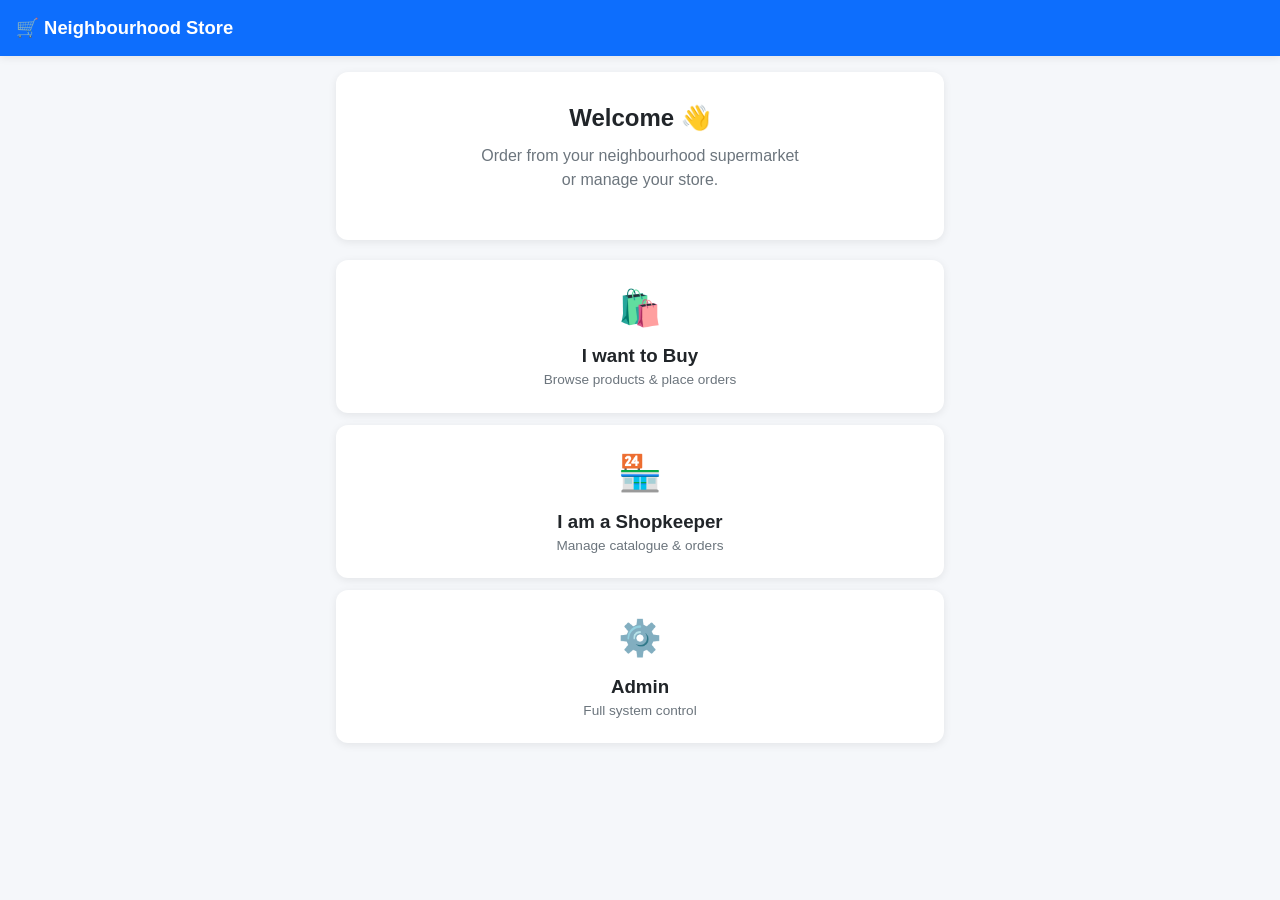
<file: index.html>
<!DOCTYPE html>
<html lang="en">
<head>
  <meta charset="UTF-8" />
  <meta name="viewport" content="width=device-width, initial-scale=1.0, maximum-scale=1.0" />
  <title>Neighbourhood Store</title>
  <link rel="stylesheet" href="css/style.css" />
</head>
<body>
  <header class="app-header">
    <div class="logo" onclick="App.goHome()">🛒 Neighbourhood Store</div>
    <div id="user-badge" class="user-badge hidden"></div>
  </header>

  <main id="app">
    <!-- Views are injected here by JS -->
  </main>

  <nav id="bottom-nav" class="bottom-nav hidden">
    <!-- Role-specific nav -->
  </nav>

  <script src="js/app.js"></script>
  <script src="js/api.js"></script>
  <script src="js/buyer.js"></script>
  <script src="js/shopkeeper.js"></script>
  <script src="js/admin.js"></script>
</body>
</html>
</file>
<file: css/style.css>
:root {
  --primary: #0d6efd;
  --primary-dark: #0a58ca;
  --success: #198754;
  --danger: #dc3545;
  --warning: #ffc107;
  --bg: #f5f7fa;
  --card: #ffffff;
  --text: #212529;
  --muted: #6c757d;
  --border: #dee2e6;
  --radius: 12px;
  --shadow: 0 2px 8px rgba(0,0,0,.08);
}

* { box-sizing: border-box; margin: 0; padding: 0; }

body {
  font-family: -apple-system, BlinkMacSystemFont, "Segoe UI", Roboto, "Helvetica Neue", Arial, sans-serif;
  background: var(--bg);
  color: var(--text);
  line-height: 1.5;
  min-height: 100vh;
  padding-bottom: 70px;
}

.app-header {
  background: var(--primary);
  color: white;
  padding: 14px 16px;
  display: flex;
  justify-content: space-between;
  align-items: center;
  position: sticky;
  top: 0;
  z-index: 100;
  box-shadow: var(--shadow);
}

.logo { font-weight: 700; font-size: 1.15rem; cursor: pointer; }

.user-badge {
  background: rgba(255,255,255,.2);
  padding: 4px 10px;
  border-radius: 20px;
  font-size: 0.8rem;
}

.hidden { display: none !important; }

main { padding: 16px; max-width: 640px; margin: 0 auto; }

.card {
  background: var(--card);
  border-radius: var(--radius);
  box-shadow: var(--shadow);
  padding: 16px;
  margin-bottom: 14px;
}

.card h2, .card h3 { margin-bottom: 10px; }

.btn {
  display: inline-block;
  padding: 10px 18px;
  border: none;
  border-radius: 8px;
  font-size: 0.95rem;
  font-weight: 600;
  cursor: pointer;
  text-align: center;
  transition: background .15s;
}

.btn-primary { background: var(--primary); color: white; }
.btn-primary:hover { background: var(--primary-dark); }
.btn-success { background: var(--success); color: white; }
.btn-danger { background: var(--danger); color: white; }
.btn-outline {
  background: transparent;
  border: 1.5px solid var(--primary);
  color: var(--primary);
}
.btn-block { display: block; width: 100%; margin-top: 10px; }
.btn-sm { padding: 6px 12px; font-size: 0.85rem; }

.form-group { margin-bottom: 14px; }
.form-group label {
  display: block;
  font-size: 0.85rem;
  font-weight: 600;
  margin-bottom: 4px;
  color: var(--muted);
}
.form-control {
  width: 100%;
  padding: 10px 12px;
  border: 1.5px solid var(--border);
  border-radius: 8px;
  font-size: 1rem;
}
.form-control:focus {
  outline: none;
  border-color: var(--primary);
  box-shadow: 0 0 0 3px rgba(13,110,253,.15);
}

.product-item {
  display: flex;
  justify-content: space-between;
  align-items: center;
  padding: 12px 0;
  border-bottom: 1px solid var(--border);
}
.product-item:last-child { border-bottom: none; }
.product-info h4 { font-size: 0.95rem; }
.product-info .meta { font-size: 0.8rem; color: var(--muted); }
.price { font-weight: 700; color: var(--success); }
.mrp { text-decoration: line-through; color: var(--muted); font-size: 0.8rem; margin-left: 6px; }

.qty-control {
  display: flex;
  align-items: center;
  gap: 8px;
}
.qty-control button {
  width: 32px; height: 32px;
  border-radius: 50%;
  border: 1.5px solid var(--primary);
  background: white;
  color: var(--primary);
  font-size: 1.1rem;
  font-weight: 700;
  cursor: pointer;
}

.cart-bar {
  position: fixed;
  bottom: 60px;
  left: 0; right: 0;
  background: var(--success);
  color: white;
  padding: 12px 16px;
  display: flex;
  justify-content: space-between;
  align-items: center;
  font-weight: 600;
  z-index: 90;
  max-width: 640px;
  margin: 0 auto;
  border-radius: 12px 12px 0 0;
}

.bottom-nav {
  position: fixed;
  bottom: 0; left: 0; right: 0;
  background: white;
  border-top: 1px solid var(--border);
  display: flex;
  justify-content: space-around;
  padding: 8px 0;
  z-index: 100;
}
.bottom-nav a {
  text-decoration: none;
  color: var(--muted);
  font-size: 0.75rem;
  text-align: center;
  flex: 1;
}
.bottom-nav a.active { color: var(--primary); font-weight: 600; }
.bottom-nav .icon { font-size: 1.3rem; display: block; }

.role-grid {
  display: grid;
  grid-template-columns: 1fr;
  gap: 12px;
  margin-top: 20px;
}
.role-card {
  background: var(--card);
  border-radius: var(--radius);
  padding: 20px;
  text-align: center;
  box-shadow: var(--shadow);
  cursor: pointer;
  border: 2px solid transparent;
  transition: border-color .15s;
}
.role-card:hover, .role-card.selected { border-color: var(--primary); }
.role-card .emoji { font-size: 2.2rem; margin-bottom: 8px; }

.badge {
  display: inline-block;
  padding: 2px 8px;
  border-radius: 12px;
  font-size: 0.75rem;
  font-weight: 600;
}
.badge-placed { background: #cff4fc; color: #055160; }
.badge-accepted { background: #d1e7dd; color: #0f5132; }
.badge-ready { background: #fff3cd; color: #664d03; }
.badge-completed { background: #d1e7dd; color: #0f5132; }
.badge-cancelled { background: #f8d7da; color: #842029; }

.table-wrap { overflow-x: auto; }
table { width: 100%; border-collapse: collapse; font-size: 0.9rem; }
th, td { padding: 8px 10px; text-align: left; border-bottom: 1px solid var(--border); }
th { background: #f1f3f5; font-weight: 600; }

.toast {
  position: fixed;
  top: 70px;
  left: 50%;
  transform: translateX(-50%);
  background: #333;
  color: white;
  padding: 10px 20px;
  border-radius: 8px;
  z-index: 200;
  font-size: 0.9rem;
  opacity: 0;
  transition: opacity .3s;
}
.toast.show { opacity: 1; }

.chips { display: flex; flex-wrap: wrap; gap: 8px; margin-bottom: 14px; }
.chip {
  padding: 6px 12px;
  border-radius: 20px;
  background: #e9ecef;
  font-size: 0.8rem;
  cursor: pointer;
}
.chip.active { background: var(--primary); color: white; }

.empty { text-align: center; padding: 40px 20px; color: var(--muted); }
</file>
